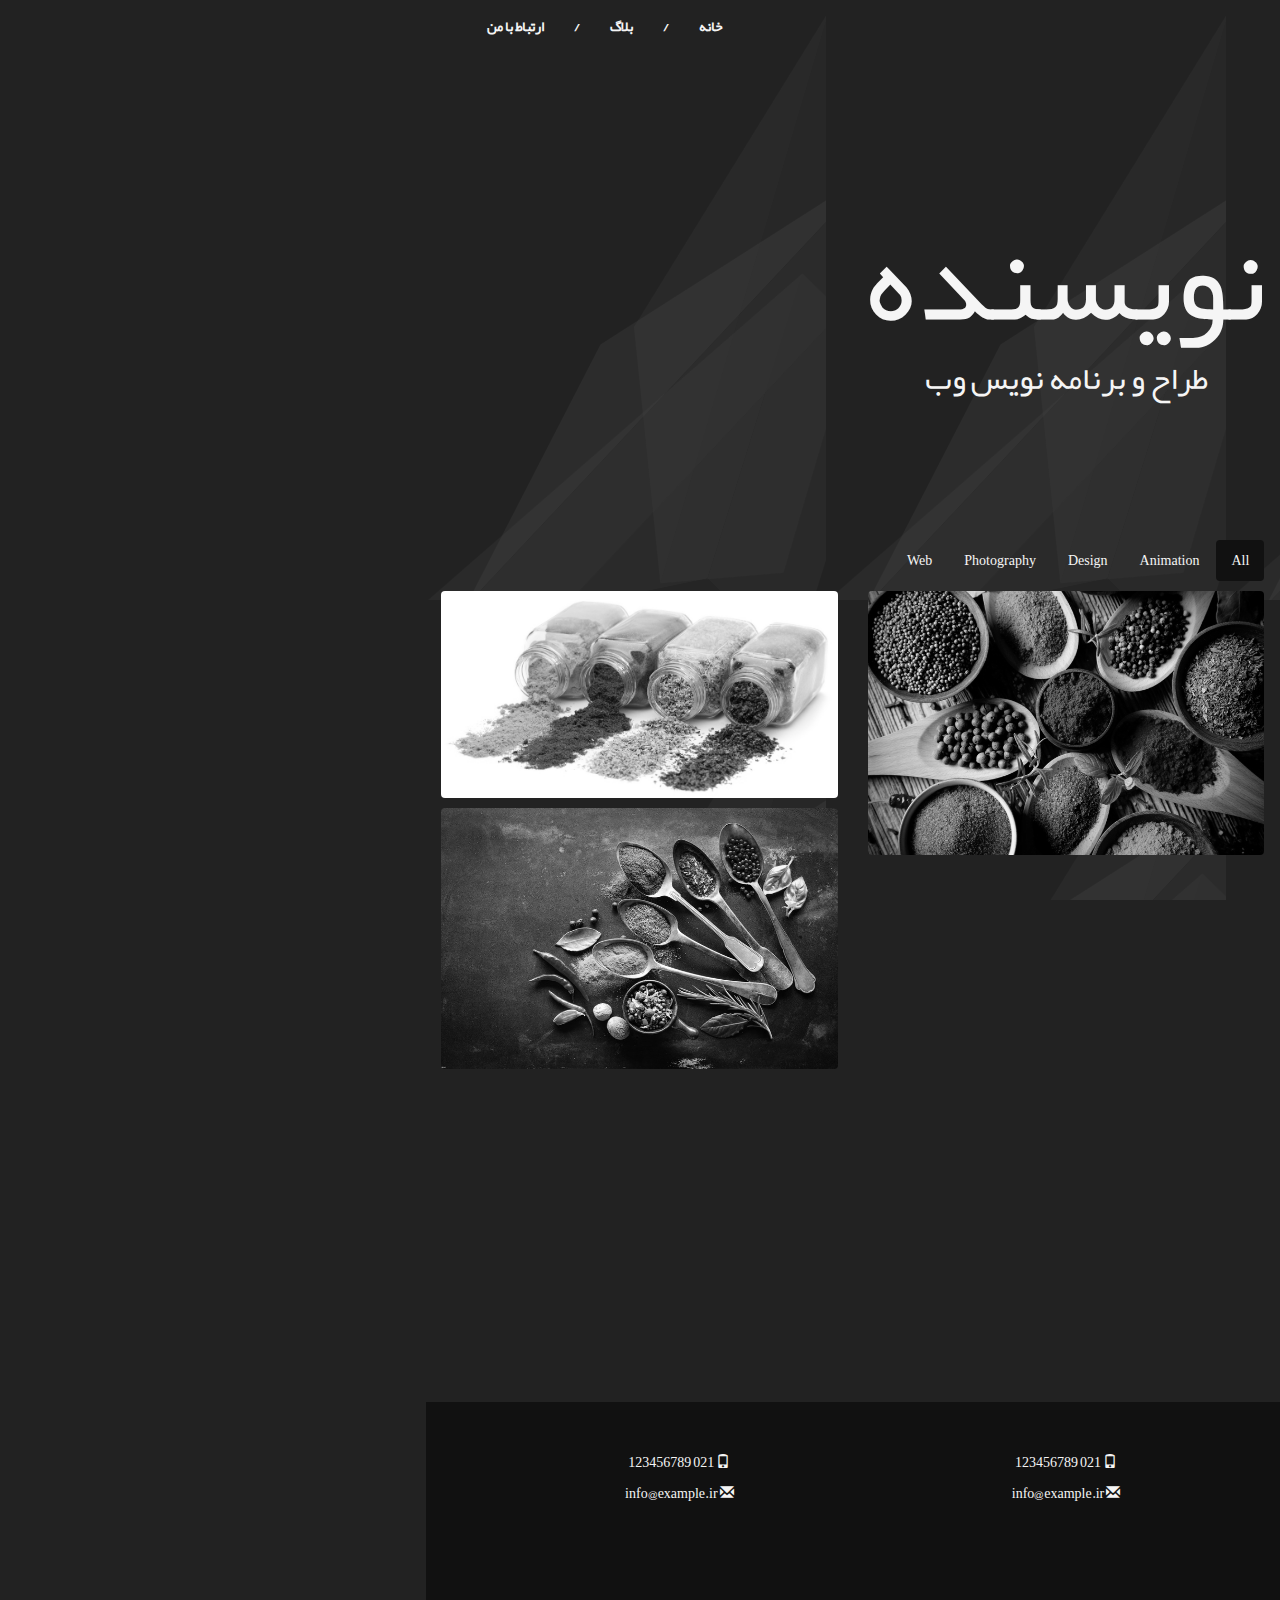
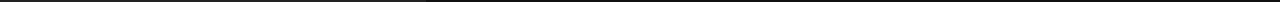
<file: index.html>
<!DOCTYPE html>
<html lang="fa">
    <head>
        <meta charset="utf-8">
        <meta http-equiv="X-UA-Compatible" content="IE=edge">
        <meta name="description" content="">
        <meta name="viewport" content="width=device-width, initial-scale=1">
        <title>صفحه اصلی</title>

        <link href="css/bootstrap.css" rel="stylesheet">
        <link href="css/bootstrap-rtl.css" rel="stylesheet">
        <link href="css/style.css" rel="stylesheet">

        

        <!-- HTML5 shim and Respond.js for IE8 support of HTML5 elements and media queries -->
        <!-- WARNING: Respond.js doesn't work if you view the page via file:// -->
        <!--[if lt IE 9]>
        <script src="https://oss.maxcdn.com/html5shiv/3.7.3/html5shiv.min.js"></script>
        <script src="https://oss.maxcdn.com/respond/1.4.2/respond.min.js"></script>
        <![endif]-->
    </head>

    <body>

        <nav class="navbar" role="navigation">
          <div class="container-fluid">
            <!-- Brand and toggle get grouped for better mobile display -->
            <div class="navbar-header">
              <button type="button" class="navbar-toggle collapsed" data-toggle="collapse" data-target="#bs-example-navbar-collapse-1">
                <span class="sr-only">Toggle navigation</span>
                <span class="icon-bar"></span>
                <span class="icon-bar"></span>
                <span class="icon-bar"></span>
              </button>
              <a class="navbar-brand" href="index.html">
                نویسنده
              </a>
            </div>

            <!-- Collect the nav links, forms, and other content for toggling -->
            <div class="collapse navbar-collapse" id="bs-example-navbar-collapse-1">
              <ul class="nav navbar-nav navbar-right">
                <li><a href="index.html">خانه</a></li>
                <li><a href="blog.html">بلاگ</a></li>
                <li><a href="contact.html">ارتباط با من</a></li>
              </ul>
            </div><!-- /.navbar-collapse -->
          </div><!-- /.container-fluid -->
        </nav>


        <div class="container-fluid text-center">
          <div class="jumbotron">
            <div class="row">
              <div class="col-md-10 col-md-offset-1">
                <h1>
                  نویسنده
                </h1>
                <p class="lead">
                  طراح و برنامه نویس وب
                </p>
              </div>
            </div>
          </div>
        </div>


        <div class="filterable-portfolio container-fluid">

          <div class="row">
            <div class="col-md-12 col-md-offset-4">
              <ul class="nav nav-pills portfolio-filter">
            
                <li role="presentation" class="active">
                  <a href="#" data-filter="*">All</a>
                </li>
                <li role="presentation">
                  <a href="#" data-filter=".animation">Animation</a>
                </li>
                <li role="presentation">
                  <a href="#" data-filter=".design">Design</a>
                </li>
                <li role="presentation">
                  <a href="#" data-filter=".photography">Photography</a>
                </li>
                <li role="presentation">
                  <a href="#" data-filter=".web">Web</a>
                </li>
              </ul>
            </div>
          </div>

          <div class="portfolio-items row">

            <figure class="portfolio-item col-sm-4 item web">
              <a href="#">
                <img src="images/1.jpg" class="img-responsive">
              </a>
            </figure>
            <figure class="portfolio-item col-sm-4 item photography">
              <a href="#">
                <img src="images/2.jpg" class="img-responsive">
              </a>
            </figure>
            <figure class="portfolio-item col-sm-4 item animation">
              <a href="#">
                <img src="images/3.jpg" class="img-responsive">
              </a>
            </figure>
            <figure class="portfolio-item col-sm-4 item animation">
              <a href="#">
                <img src="images/4.jpg" class="img-responsive">
              </a>
            </figure>
            <figure class="portfolio-item col-sm-4 item design">
              <a href="#">
                <img src="images/5.jpg" class="img-responsive">
              </a>
            </figure>
          </div>

        </div>

  <footer class="container-fluid site-footer">
          <div class="row">
            <div class="col-md-4">

              <p>
                <span class="glyphicon glyphicon-phone" aria-hidden="true"></span> 021 123456789
              </p>
              <p>
                <span class="glyphicon glyphicon-envelope" aria-hidden="true"></span> info@example.ir
              </p>

            </div>

            <div class="col-md-4">

              <p>
                <span class="glyphicon glyphicon-phone" aria-hidden="true"></span> 021 123456789
              </p>
              <p>
                <span class="glyphicon glyphicon-envelope" aria-hidden="true"></span> info@example.ir
              </p>

            </div>

            <div class="col-md-4">

              <p>
                <span class="glyphicon glyphicon-phone" aria-hidden="true"></span> 021 123456789
              </p>
              <p>
                <span class="glyphicon glyphicon-envelope" aria-hidden="true"></span> info@example.ir
              </p>

            </div>

          </div>
        </footer>


 		<script src="js/jquery.js"></script>
        <script src="js/bootstrap.min.js"></script>
        <script src="js/isotope.pkgd.min.js"></script>
        <script src="js/plugins.js"></script>
        <script src="js/main.js"></script>
        <script src="js/modernizr-2.6.2.min.js"></script>
    </body>
</html>
</file>
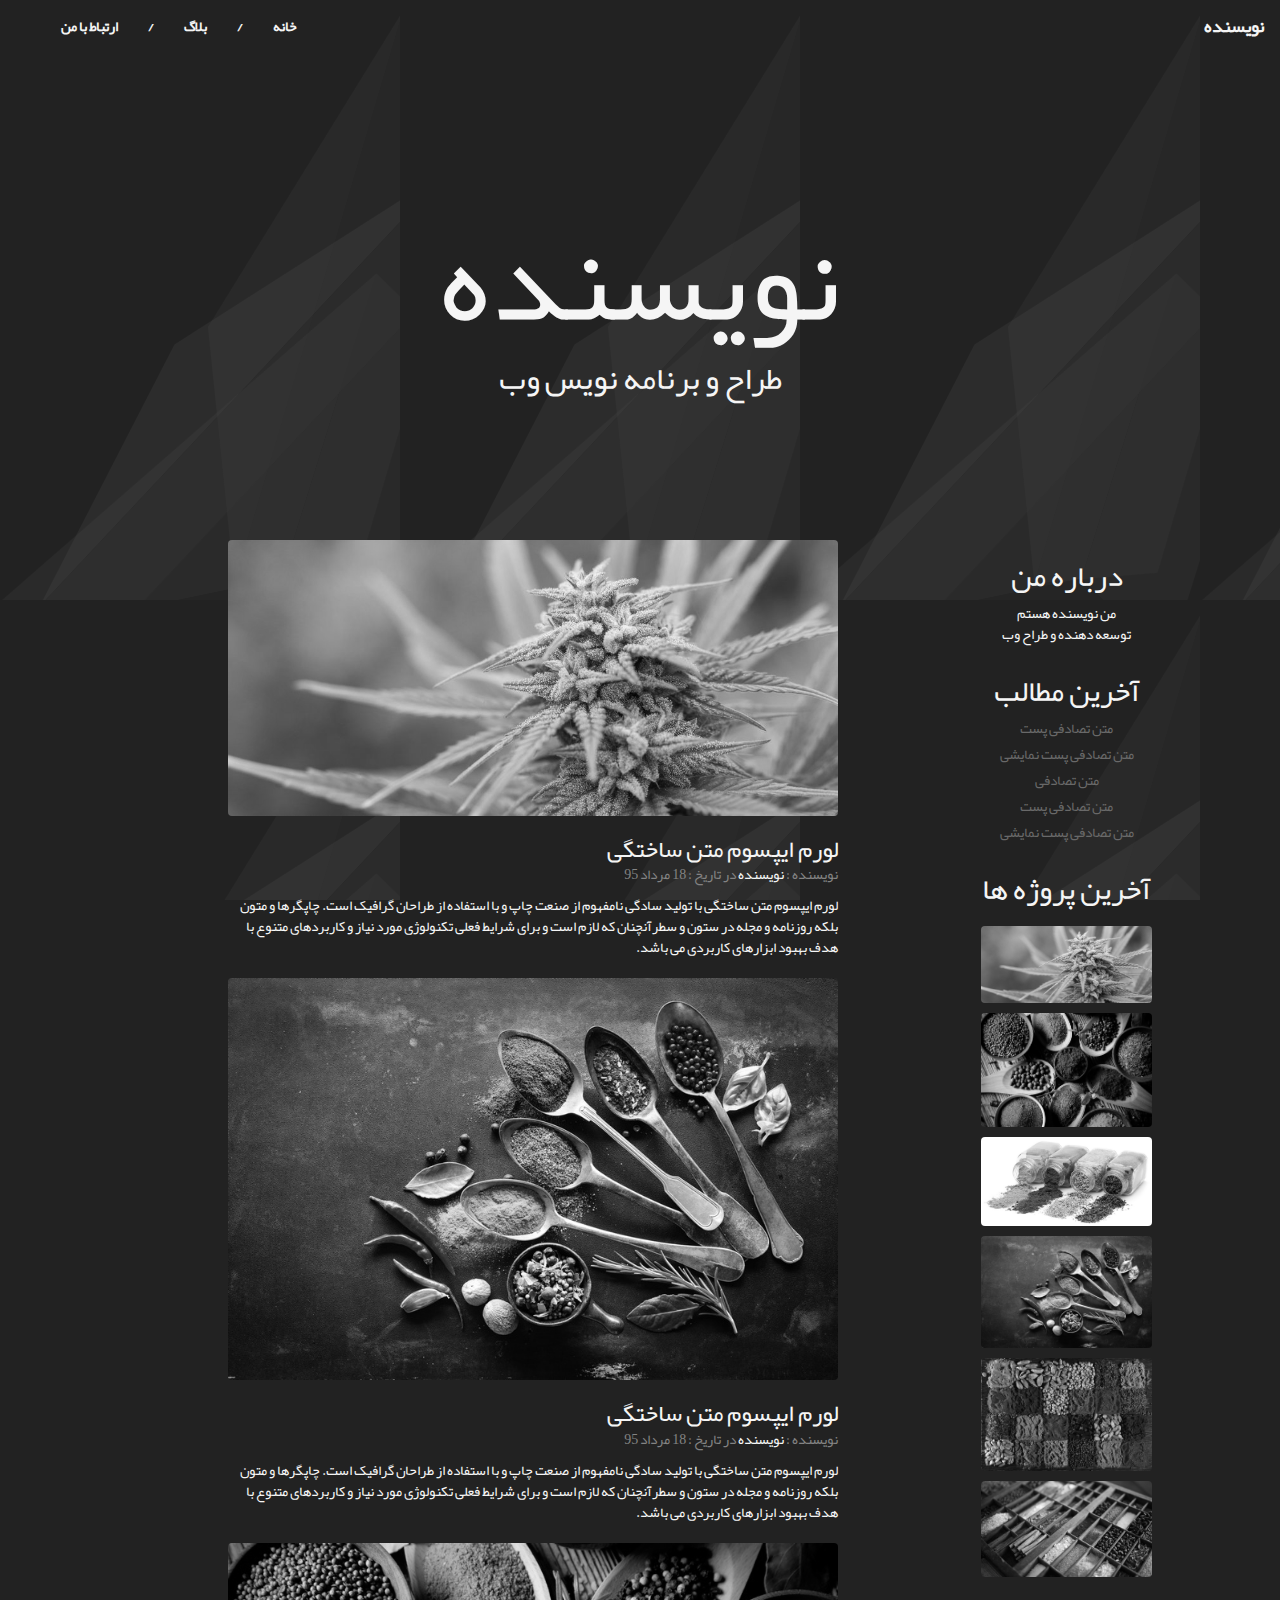
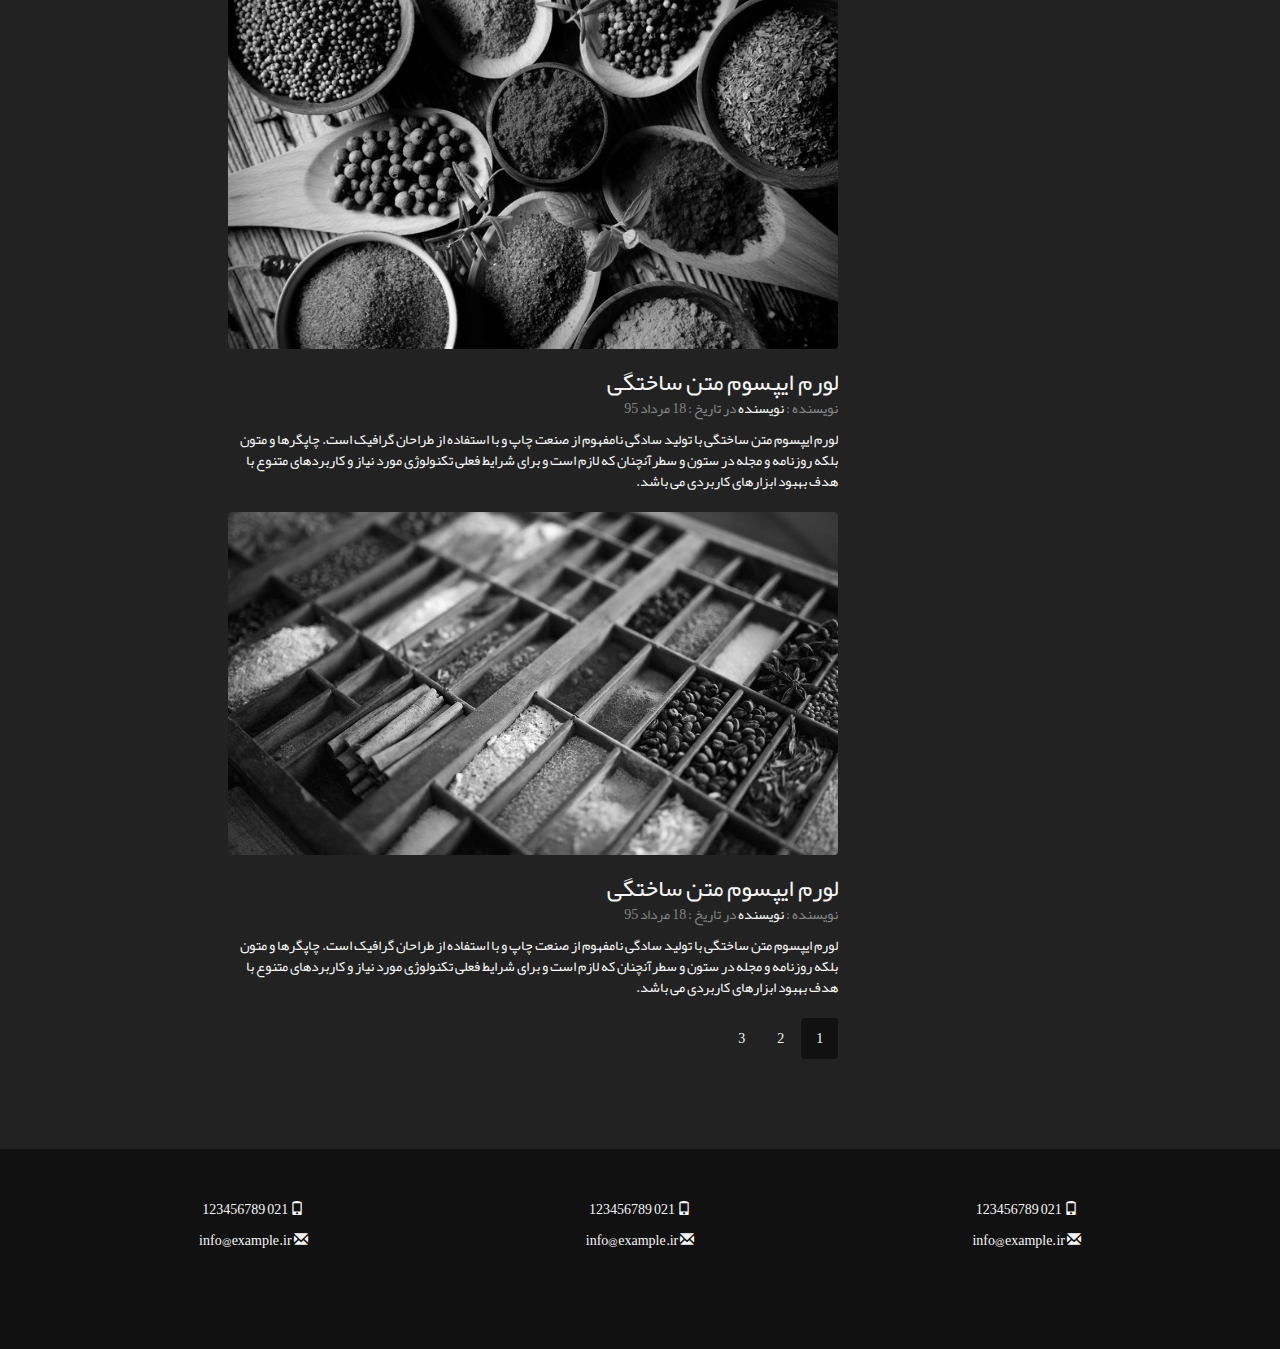
<file: blog.html>
<!DOCTYPE html>
<html lang="fa">
    <head>
        <meta charset="utf-8">
        <meta http-equiv="X-UA-Compatible" content="IE=edge">
        <meta name="description" content="">
        <meta name="viewport" content="width=device-width, initial-scale=1">
        <title>نام سایت</title>

        <link href="css/bootstrap.css" rel="stylesheet">
        <link href="css/bootstrap-rtl.css" rel="stylesheet">
        <link href="css/style.css" rel="stylesheet">

        

        <!-- HTML5 shim and Respond.js for IE8 support of HTML5 elements and media queries -->
        <!-- WARNING: Respond.js doesn't work if you view the page via file:// -->
        <!--[if lt IE 9]>
        <script src="https://oss.maxcdn.com/html5shiv/3.7.3/html5shiv.min.js"></script>
        <script src="https://oss.maxcdn.com/respond/1.4.2/respond.min.js"></script>
        <![endif]-->
    </head>

    <body>
        <nav class="navbar" role="navigation">
          <div class="container-fluid">
            <!-- Brand and toggle get grouped for better mobile display -->
            <div class="navbar-header">
              <button type="button" class="navbar-toggle collapsed" data-toggle="collapse" data-target="#bs-example-navbar-collapse-1">
                <span class="sr-only">Toggle navigation</span>
                <span class="icon-bar"></span>
                <span class="icon-bar"></span>
                <span class="icon-bar"></span>
              </button>
              <a class="navbar-brand" href="index.html">
                نویسنده
              </a>
            </div>

            <!-- Collect the nav links, forms, and other content for toggling -->
            <div class="collapse navbar-collapse" id="bs-example-navbar-collapse-1">
              <ul class="nav navbar-nav navbar-right">
                <li><a href="index.html">خانه</a></li>
                <li><a href="blog.html">بلاگ</a></li>
                <li><a href="contact.html">ارتباط با من</a></li>
              </ul>
            </div><!-- /.navbar-collapse -->
          </div><!-- /.container-fluid -->
        </nav>


        <div class="container-fluid text-center">
          <div class="jumbotron">
            <div class="row">
              <div class="col-md-10 col-md-offset-1">
                <h1>
                  نویسنده
                </h1>
                <p class="lead">
                  طراح و برنامه نویس وب
                </p>
              </div>
            </div>
          </div>
        </div>

        <div class="page-blog container-fluid">
          <div class="row">

            <aside class="sidebar col-md-4">

              <div class="widget">
                <h2>درباره من</h2>
                <p>
                  من نویسنده هستم 
                  <br>
                  توسعه دهنده و طراح وب
                </p>
              </div>

              <div class="widget last-posts">
                <h2>آخرین مطالب</h2>
                <ul>
                  <li>
                    <a href="#">متن تصادفی پست</a>
                  </li>
                  <li>
                    <a href="#">متن تصادفی پست نمایشی</a>
                  </li>
                  <li>
                    <a href="#">متن تصادفی</a>
                  </li>
                  <li>
                    <a href="#">متن تصادفی پست</a>
                  </li>
                  <li>
                    <a href="#">متن تصادفی پست نمایشی</a>
                  </li>
                </ul>
              </div>

              <div class="widget recent-projects">
                <h2>آخرین پروژه ها</h2>
                <div class="row">
                  <span>
                    <a href="#">
                      <img src="images/6.jpg" class="img-responsive">
                    </a>
                  </span>
                  <span>
                    <a href="#">
                      <img src="images/2.jpg" class="img-responsive">
                    </a>
                  </span>
                  <span>
                    <a href="#">
                      <img src="images/3.jpg" class="img-responsive">
                    </a>
                  </span>
                  <span>
                    <a href="#">
                      <img src="images/4.jpg" class="img-responsive">
                    </a>
                  </span>
                  <span>
                    <a href="#">
                      <img src="images/5.jpg" class="img-responsive">
                    </a>
                  </span>
                  <span>
                    <a href="#">
                      <img src="images/1.jpg" class="img-responsive">
                    </a>
                  </span>
                </div>
              </div>

            </aside>

            <div class="posts col-md-8 ">

              <div class="row">
                <!-- Post -->
                <div class="post col-md-9">
                  <a href="#" class="post-thumbnail">
                    <img src="images/6.jpg" class="img-responsive">
                  </a>
                  <article class="post-excerpt">
                    <header>
                      <a href="#"><h3>لورم ایپسوم متن ساختگی</h3></a>
                      <p class="post-meta">
                        نویسنده : <a href="#">نویسنده</a> در تاریخ : <span>18 مرداد 95</span>
                      </p>
                    </header>
                    <p>
                      لورم ایپسوم متن ساختگی با تولید سادگی نامفهوم از صنعت چاپ و با استفاده از طراحان گرافیک است. چاپگرها و متون بلکه روزنامه و مجله در ستون و سطرآنچنان که لازم است و برای شرایط فعلی تکنولوژی مورد نیاز و کاربردهای متنوع با هدف بهبود ابزارهای کاربردی می باشد.   </p>
                  </article>
                </div>
                <!-- /.post -->
  
                <!-- Post -->
                <div class="post col-md-9">
                  <a href="#" class="post-thumbnail">
                    <img src="images/4.jpg" class="img-responsive">
                  </a>
                  <article class="post-excerpt">
                    <header>
                      <a href="#"><h3>لورم ایپسوم متن ساختگی</h3></a>
                      <p class="post-meta">
                        نویسنده : <a href="#">نویسنده</a> در تاریخ : <span>18 مرداد 95</span>
                      </p>
                    </header>
                    <p>
                      لورم ایپسوم متن ساختگی با تولید سادگی نامفهوم از صنعت چاپ و با استفاده از طراحان گرافیک است. چاپگرها و متون بلکه روزنامه و مجله در ستون و سطرآنچنان که لازم است و برای شرایط فعلی تکنولوژی مورد نیاز و کاربردهای متنوع با هدف بهبود ابزارهای کاربردی می باشد.   </p>
                  </article>
                </div>
                <!-- /.post -->
  
                <!-- Post -->
                <div class="post col-md-9">
                  <a href="#" class="post-thumbnail">
                    <img src="images/2.jpg" class="img-responsive">
                  </a>
                  <article class="post-excerpt">
                    <header>
                      <a href="#"><h3>لورم ایپسوم متن ساختگی</h3></a>
                      <p class="post-meta">
                        نویسنده : <a href="#">نویسنده</a> در تاریخ : <span>18 مرداد 95</span>
                      </p>
                    </header>
                    <p>
                      لورم ایپسوم متن ساختگی با تولید سادگی نامفهوم از صنعت چاپ و با استفاده از طراحان گرافیک است. چاپگرها و متون بلکه روزنامه و مجله در ستون و سطرآنچنان که لازم است و برای شرایط فعلی تکنولوژی مورد نیاز و کاربردهای متنوع با هدف بهبود ابزارهای کاربردی می باشد.   </p>
                  </article>
                </div>
                <!-- /.post -->
  
                <!-- Post -->
                <div class="post col-md-9">
                  <a href="#" class="post-thumbnail">
                    <img src="images/1.jpg" class="img-responsive">
                  </a>
                  <article class="post-excerpt">
                    <header>
                      <a href="#"><h3>لورم ایپسوم متن ساختگی</h3></a>
                      <p class="post-meta">
                        نویسنده : <a href="#">نویسنده</a> در تاریخ : <span>18 مرداد 95</span>
                      </p>
                    </header>
                    <p>
                      لورم ایپسوم متن ساختگی با تولید سادگی نامفهوم از صنعت چاپ و با استفاده از طراحان گرافیک است. چاپگرها و متون بلکه روزنامه و مجله در ستون و سطرآنچنان که لازم است و برای شرایط فعلی تکنولوژی مورد نیاز و کاربردهای متنوع با هدف بهبود ابزارهای کاربردی می باشد.   </p>
                  </article>
                </div>
                <!-- /.post -->
  

                <div class="col-md-12">
                  <ul class="nav nav-pills">
                    <li role="presentation" class="active"><a href="#">1</a></li>
                    <li role="presentation"><a href="#">2</a></li>
                    <li role="presentation"><a href="#">3</a></li>
                  </ul>
                </div>

              </div>
            </div>

          </div>
        </div>

       
        <footer class="container-fluid site-footer">
          <div class="row">
            <div class="col-md-4">

              <p>
                <span class="glyphicon glyphicon-phone" aria-hidden="true"></span> 021 123456789
              </p>
              <p>
                <span class="glyphicon glyphicon-envelope" aria-hidden="true"></span> info@example.ir
              </p>

            </div>

            <div class="col-md-4">

              <p>
                <span class="glyphicon glyphicon-phone" aria-hidden="true"></span> 021 123456789
              </p>
              <p>
                <span class="glyphicon glyphicon-envelope" aria-hidden="true"></span> info@example.ir
              </p>

            </div>

            <div class="col-md-4">

              <p>
                <span class="glyphicon glyphicon-phone" aria-hidden="true"></span> 021 123456789
              </p>
              <p>
                <span class="glyphicon glyphicon-envelope" aria-hidden="true"></span> info@example.ir
              </p>

            </div>

          </div>
        </footer>


 		<script src="js/jquery.js"></script>
        <script src="js/bootstrap.min.js"></script>
        <script src="js/isotope.pkgd.min.js"></script>
        <script src="js/plugins.js"></script>
        <script src="js/main.js"></script>
        <script src="js/modernizr-2.6.2.min.js"></script>
    </body>
</html>
</file>
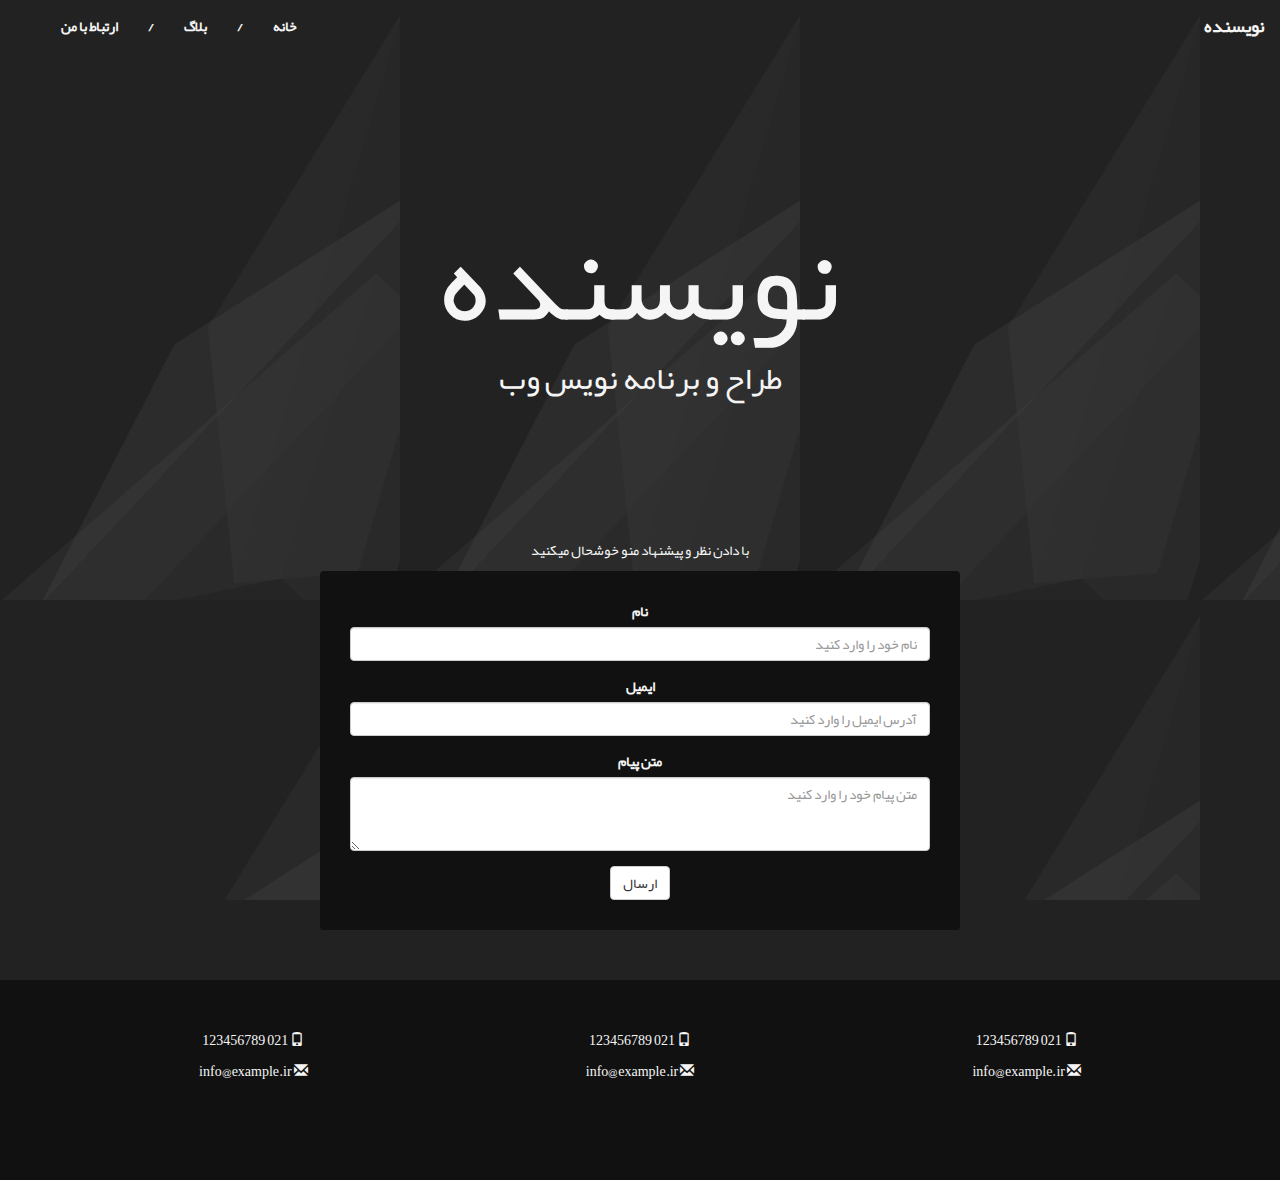
<file: contact.html>
<!DOCTYPE html>
<html lang="fa">
    <head>
        <meta charset="utf-8">
        <meta http-equiv="X-UA-Compatible" content="IE=edge">
        <meta name="description" content="">
        <meta name="viewport" content="width=device-width, initial-scale=1">
        <title>صفحه اصلی</title>

        <link href="css/bootstrap.css" rel="stylesheet">
        <link href="css/bootstrap-rtl.css" rel="stylesheet">
        <link href="css/style.css" rel="stylesheet">

        

        <!-- HTML5 shim and Respond.js for IE8 support of HTML5 elements and media queries -->
        <!-- WARNING: Respond.js doesn't work if you view the page via file:// -->
        <!--[if lt IE 9]>
        <script src="https://oss.maxcdn.com/html5shiv/3.7.3/html5shiv.min.js"></script>
        <script src="https://oss.maxcdn.com/respond/1.4.2/respond.min.js"></script>
        <![endif]-->
    </head>

    <body>


       
        <nav class="navbar" role="navigation">
          <div class="container-fluid">
            <!-- Brand and toggle get grouped for better mobile display -->
            <div class="navbar-header">
              <button type="button" class="navbar-toggle collapsed" data-toggle="collapse" data-target="#bs-example-navbar-collapse-1">
                <span class="sr-only">Toggle navigation</span>
                <span class="icon-bar"></span>
                <span class="icon-bar"></span>
                <span class="icon-bar"></span>
              </button>
              <a class="navbar-brand" href="index.html">
                نویسنده
              </a>
            </div>

            <!-- Collect the nav links, forms, and other content for toggling -->
            <div class="collapse navbar-collapse" id="bs-example-navbar-collapse-1">
              <ul class="nav navbar-nav navbar-right">
                <li><a href="index.html">خانه</a></li>
                <li><a href="blog.html">بلاگ</a></li>
                <li><a href="contact.html">ارتباط با من</a></li>
              </ul>
            </div><!-- /.navbar-collapse -->
          </div><!-- /.container-fluid -->
        </nav>


        <div class="container-fluid text-center">
          <div class="jumbotron">
            <div class="row">
              <div class="col-md-10 col-md-offset-1">
                <h1>
                  نویسنده
                </h1>
                <p class="lead">
                  طراح و برنامه نویس وب
                </p>
              </div>
            </div>
          </div>
        </div>

        <div class="page-contact container-fluid">

          <div class="row">
            <div class="col-md-6 col-md-offset-3">
              <p>
                با دادن نظر و پیشنهاد منو خوشحال میکنید
              </p>
            </div>
          </div>

          <div class="row">
            <div class="contact-form col-md-6 col-md-offset-3">

              <form role="form">
                <div class="form-group">
                  <label for="exampleInputName1">نام</label>
                  <input type="text" class="form-control" id="exampleInputName1" placeholder="نام خود را وارد کنید">
                </div>
                <div class="form-group">
                  <label for="exampleInputEmail1">ایمیل</label>
                  <input type="email" class="form-control" id="exampleInputEmail1" placeholder="آدرس ایمیل را وارد کنید">
                </div>
                <div class="form-group">
                  <label for="exampleTextareaMessage1">متن پیام</label>
                  <textarea class="form-control" rows="3" id="exampleTextareaMessage1" placeholder="متن پیام خود را وارد کنید"></textarea>
                </div>
                <button type="submit" class="btn btn-default">ارسال</button>
              </form>

            </div>

          </div>
        </div>

        <footer class="container-fluid site-footer">
          <div class="row">
            <div class="col-md-4">

              <p>
                <span class="glyphicon glyphicon-phone" aria-hidden="true"></span> 021 123456789
              </p>
              <p>
                <span class="glyphicon glyphicon-envelope" aria-hidden="true"></span> info@example.ir
              </p>

            </div>

            <div class="col-md-4">

              <p>
                <span class="glyphicon glyphicon-phone" aria-hidden="true"></span> 021 123456789
              </p>
              <p>
                <span class="glyphicon glyphicon-envelope" aria-hidden="true"></span> info@example.ir
              </p>

            </div>

            <div class="col-md-4">

              <p>
                <span class="glyphicon glyphicon-phone" aria-hidden="true"></span> 021 123456789
              </p>
              <p>
                <span class="glyphicon glyphicon-envelope" aria-hidden="true"></span> info@example.ir
              </p>

            </div>

          </div>
        </footer>

 		<script src="js/jquery.js"></script>
        <script src="js/bootstrap.min.js"></script>
        <script src="js/isotope.pkgd.min.js"></script>
        <script src="js/plugins.js"></script>
        <script src="js/main.js"></script>
        <script src="js/modernizr-2.6.2.min.js"></script>
    </body>
</html>
</file>
<file: css/style.css>
@font-face {

    font-family: "yekan";
    font-style: normal;
    font-weight: normal;
    src: url('../fonts/yekanweb-regular.eot') format("embedded-opentype"),
    url('../fonts/yekanweb-regular.woff') format("woff"),
    url('../fonts/yekanweb-regular.ttf') format("truetype");

}

@font-face {
      font-family: 'IRANSans';
      src: url('../fonts/IRANSansWeb_UltraLight.woff') format('woff');
      font-weight: 100;
  }
  @font-face {
      font-family: 'IRANSans';
      src: url('../fonts/IRANSansWeb_Light.woff') format('woff');
      font-weight: 200;
  }
  @font-face {
      font-family: 'IRANSans';
      src: url('../fonts/IRANSansWeb_Regular.woff') format('woff');
      font-weight: 300;
  }
  @font-face {
      font-family: 'IRANSans';
      src: url('../fonts/IRANSansWeb_Medium.woff') format('woff');
      font-weight: 400;
  }
  @font-face {
      font-family: 'IRANSans';
      src: url('../fonts/IRANSansWeb_Bold.woff') format('woff');
      font-weight: 700;
  }


li {
    list-style: none;
}


html {

    background: #222 url(../images/abstract-bg.svg);
    height: 100%;
    background-attachment: fixed;
    overflow-y: scroll;

}

body {
    font-family: "yekan",Tahoma !important;
    line-height: 1.5;
    color: #f5f5f5;
    background: none;
}

p {
    margin-bottom: 1rem;    
}


.navbar-brand, .navbar-nav>li>a {

    color: #f5f5f5;
    font-weight: bold;
}


.navbar-brand:hover, .navbar-nav>li>a:hover {
    color: #f5f5f5;
    font-weight: bold;
    background: none;
}

.navbar-nav>li>a:after {

    content: '/';
    margin-right: 30px;
}

.navbar-nav>li:last-child>a:after {
    content: '';
}




.navbar-toggle .icon-bar {
    background-color: #fff;
}


.container .jumbotron, .container-fluid .jumbotron {

    padding-left: 0px;
    padding-right: 0px;
}

.jumbotron {
    background: none;
    margin-top: 75px;
    margin-bottom: 75px;
}

.jumbotron h1 {
    font-size: 120px;
}

.jumbotron .lead {

    font-size: 32px;
}


.portfolio-title {

    padding: 10px 15px 10px 0;
    font-weight: bold;
}

.nav-pills>li.active>a, .nav-pills>li.active>a:hover, .nav-pills>li.active>a:focus {

    background: #111;
    color: #f5f5f5;
}

.nav-pills a {
    color: #f5f5f5;
    margin-bottom: 1rem;
}

.nav-pills>li>a:hover, .nav>li>a:focus {
    background: none
}

.portfolio-item {
    margin-bottom: 1rem;
}

.portfolio-item img {
    -webkit-filter: grayscale(100%);
    filter: grayscale(100%);
    border-radius: 4px;
}

.portfolio-item:hover img {
    -webkit-filter: grayscale(50%);
    filter: grayscale(50%);
}

filterable-portfolio {
    margin-bottom: 3rem;
}


.site-footer {

    height: 200px;
    background-color: #111;
    margin-top: 50px;

}


.site-footer .row {

    text-align: center;
    height: 100%;
    padding: 50px 60px;

}


.site-footer span {

    text-align: left;
    margin: 0 auto;
}


.post {
    margin-bottom: 1rem;
}

.posts {

    margin-bottom: 3rem;
}

.post img {
    
    border-radius: 4px;
    -webkit-filter: grayscale(100%);
    filter: grayscale(100%);
    margin-bottom: 1rem;
}

.post:hover img {

    -webkit-filter: grayscale(50%);
    filter: grayscale(50%);
}

.post-excerpt header h3 {

    margin-bottom: .25rem;
}

a {
    color: #4e9af3;
}

.post-excerpt header a {
    color: #f5f5f5;
}

.post-excerpt header a:hover {
    text-decoration: none;
}

.post-excerpt .post-meta, .post-excerpt .post-meta a {
    color: #838383;
}

.post-excerpt .post-meta a {
    border-bottom: 1px dotted #111;
}

.post-excerpt .post-meta a {
    color: #f5f5f5;
    border: 0;
}


.sidebar {
    margin-bottom: 1rem;
}


.sidebar ul {
    padding: 0;
    list-style: none;
}

.sidebar li {
    margin-bottom: 0.5rem;
}

.sidebar li a {
    color: #696969;
}

.sidebar li a:hover {
    text-decoration: none;
    border-bottom: 1px dotted #838383;
}

.sidebar img {
    
    display: block;
    margin-bottom: 1rem;
    border-radius: 4px;
    -webkit-filter: grayscale(100%);
    filter: grayscale(100%);
}


.sidebar img:hover {

    -webkit-filter: grayscale(50%);
    filter: grayscale(50%);
}



.sidebar .widget{
    margin-bottom: 3rem;
}


.sidebar {
    text-align: center;
    margin: 0 auto;
}


.recent-projects img {

    margin: 1rem auto;
    width: 40%;
    height: auto;

}


.page-contact {

    text-align: center;
    margin: 0 auto;
    
}


.contact-form {

    background: #111;
    padding: 3rem;
    border-radius: 4px;
}





@media (max-width: 992px) {

    jumbotron h1{
        font-size: 72px;
    }
   
}


@media (max-width: 768px) {

    .navbar-nav>li>a {
        border-radius: 4px;
        background-color: #111;
    }

    .navbar-nav>li>a:after {
        content: '';
     
    }

    .jumbotron h1 {
        font-size: 40px;
    }

    .jumbotron .lead {
        font-size: 20px;
    }
   
}
</file>
